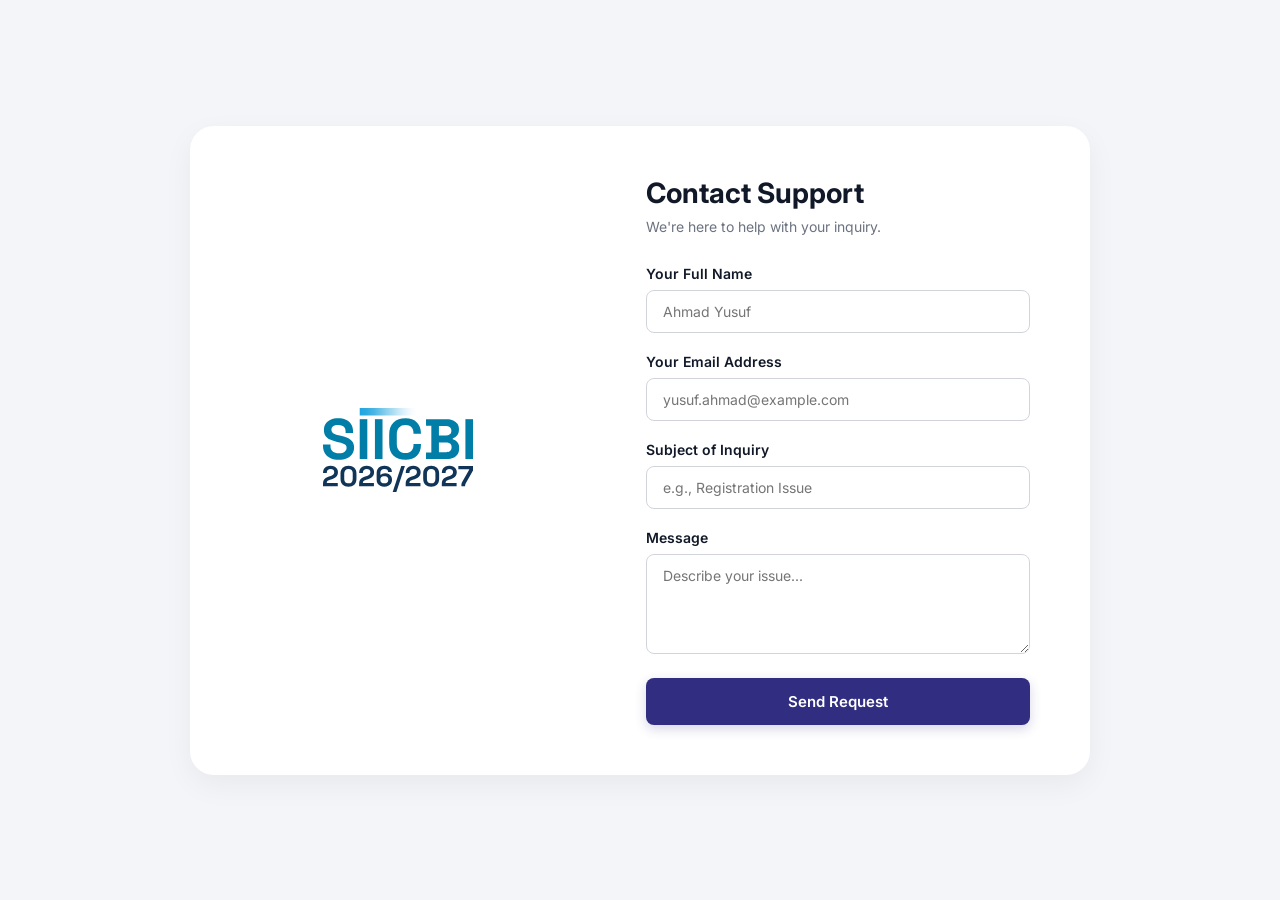
<file: Support/Support.html>
<!doctype html>
<html lang="id">
  <head>
    <meta charset="UTF-8" />
    <meta name="viewport" content="width=device-width, initial-scale=1.0" />
    <title>Support - SIICBI 2026</title>
    <!-- Menggunakan font Inter dari Google Fonts agar terlihat modern -->
    <link
      href="https://fonts.googleapis.com/css2?family=Inter:wght@400;500;600;700&display=swap"
      rel="stylesheet"
    />

    <style>
      * {
        margin: 0;
        padding: 0;
        box-sizing: border-box;
        font-family: "Inter", sans-serif;
      }

      body {
        background-color: #f4f5f9; /* Warna background luar yang lembut */
        display: flex;
        justify-content: center;
        align-items: center;
        min-height: 100vh;
        padding: 20px;
      }

      .card-container {
        background-color: #ffffff;
        width: 100%;
        max-width: 900px;
        border-radius: 24px;
        box-shadow: 0 10px 30px rgba(0, 0, 0, 0.05);
        display: flex;
        flex-direction: row; /* Kiri ke kanan untuk Laptop */
        overflow: hidden;
        padding: 10px; /* Jarak antara card putih dan background gradien di dalamnya */
      }

      /* --- Sisi Kiri (Logo & Gradien) --- */
      .left-side {
        background: linear-gradient(
          135deg,
          #ffffff 0%,
          #ffffff 65%,
          #ffffff 100%
        );
        border-radius: 20px;
        width: 45%;
        display: flex;
        justify-content: center;
        align-items: center;
        padding: 40px;
        color: white;
        text-align: center;
      }

      .logo {
        display: flex;
        align-items: center;
        gap: 10px;
        font-size: 32px;
        font-weight: 700;
        transition: all 0.3s ease;
      }

      .logo-icon {
        font-size: 40px;
      }

      /* --- Sisi Kanan (Form) --- */
      .right-side {
        width: 55%;
        padding: 40px 50px;
        display: flex;
        flex-direction: column;
        justify-content: center;
      }

      .header h1 {
        font-size: 28px;
        color: #111827;
        margin-bottom: 8px;
      }

      .header p {
        font-size: 14px;
        color: #6b7280;
        margin-bottom: 30px;
      }

      .form-group {
        margin-bottom: 20px;
      }

      .form-group label {
        display: block;
        font-size: 14px;
        font-weight: 600;
        color: #111827;
        margin-bottom: 8px;
      }

      .form-group input,
      .form-group textarea {
        width: 100%;
        padding: 12px 16px;
        border: 1px solid #d1d5db;
        border-radius: 8px;
        font-size: 14px;
        color: #374151;
        outline: none;
        transition:
          border-color 0.3s ease,
          box-shadow 0.3s ease;
      }

      .form-group input:focus,
      .form-group textarea:focus {
        border-color: #4f46e5;
        box-shadow: 0 0 0 3px rgba(79, 70, 229, 0.1);
      }

      .form-group textarea {
        resize: vertical;
        min-height: 100px;
      }

      .btn-submit {
        width: 100%;
        background-color: #312e81; /* Warna biru gelap / ungu */
        color: #ffffff;
        padding: 14px;
        border: none;
        border-radius: 8px;
        font-size: 15px;
        font-weight: 600;
        cursor: pointer;
        transition:
          background-color 0.3s ease,
          transform 0.1s ease;
        box-shadow: 0 4px 12px rgba(49, 46, 129, 0.2);
      }

      .btn-submit:hover {
        background-color: #23215e;
      }

      .btn-submit:active {
        transform: scale(0.98);
      }

      /* --- Responsif (Ukuran Handphone) --- */
      @media screen and (max-width: 768px) {
        .card-container {
          flex-direction: column; /* Mengubah susunan menjadi atas-bawah */
          padding: 10px;
        }

        .left-side {
          width: 100%;
          padding: 30px 20px;
          border-radius: 16px;
          min-height: 150px;
        }

        .logo {
          font-size: 24px; /* Memperkecil logo di HP */
        }

        .logo-icon {
          font-size: 30px; /* Memperkecil ikon logo di HP */
        }

        .right-side {
          width: 100%;
          padding: 30px 20px;
        }

        .header h1 {
          font-size: 24px;
        }
      }
    </style>
  </head>
  <body>
    <div class="card-container">
      <!-- Sisi Kiri (Logo & Background) -->
      <div class="left-side">
        <div class="logo" style="width: 150px; height: auto">
          <img src="../img/Logo SIICBI2026.svg" alt="" />
        </div>
      </div>

      <!-- Sisi Kanan (Form) -->
      <div class="right-side">
        <div class="header">
          <h1>Contact Support</h1>
          <p>We're here to help with your inquiry.</p>
        </div>

        <form action="#" method="POST">
          <div class="form-group">
            <label for="fullname">Your Full Name</label>
            <input
              type="text"
              id="fullname"
              name="fullname"
              placeholder="Ahmad Yusuf"
              required
            />
          </div>

          <div class="form-group">
            <label for="email">Your Email Address</label>
            <input
              type="email"
              id="email"
              name="email"
              placeholder="yusuf.ahmad@example.com"
              required
            />
          </div>

          <div class="form-group">
            <label for="subject">Subject of Inquiry</label>
            <input
              type="text"
              id="subject"
              name="subject"
              placeholder="e.g., Registration Issue"
              required
            />
          </div>

          <div class="form-group">
            <label for="message">Message</label>
            <textarea
              id="message"
              name="message"
              placeholder="Describe your issue..."
              required
            ></textarea>
          </div>

          <button type="submit" class="btn-submit">Send Request</button>
        </form>
      </div>
    </div>
  </body>
</html>
</file>
